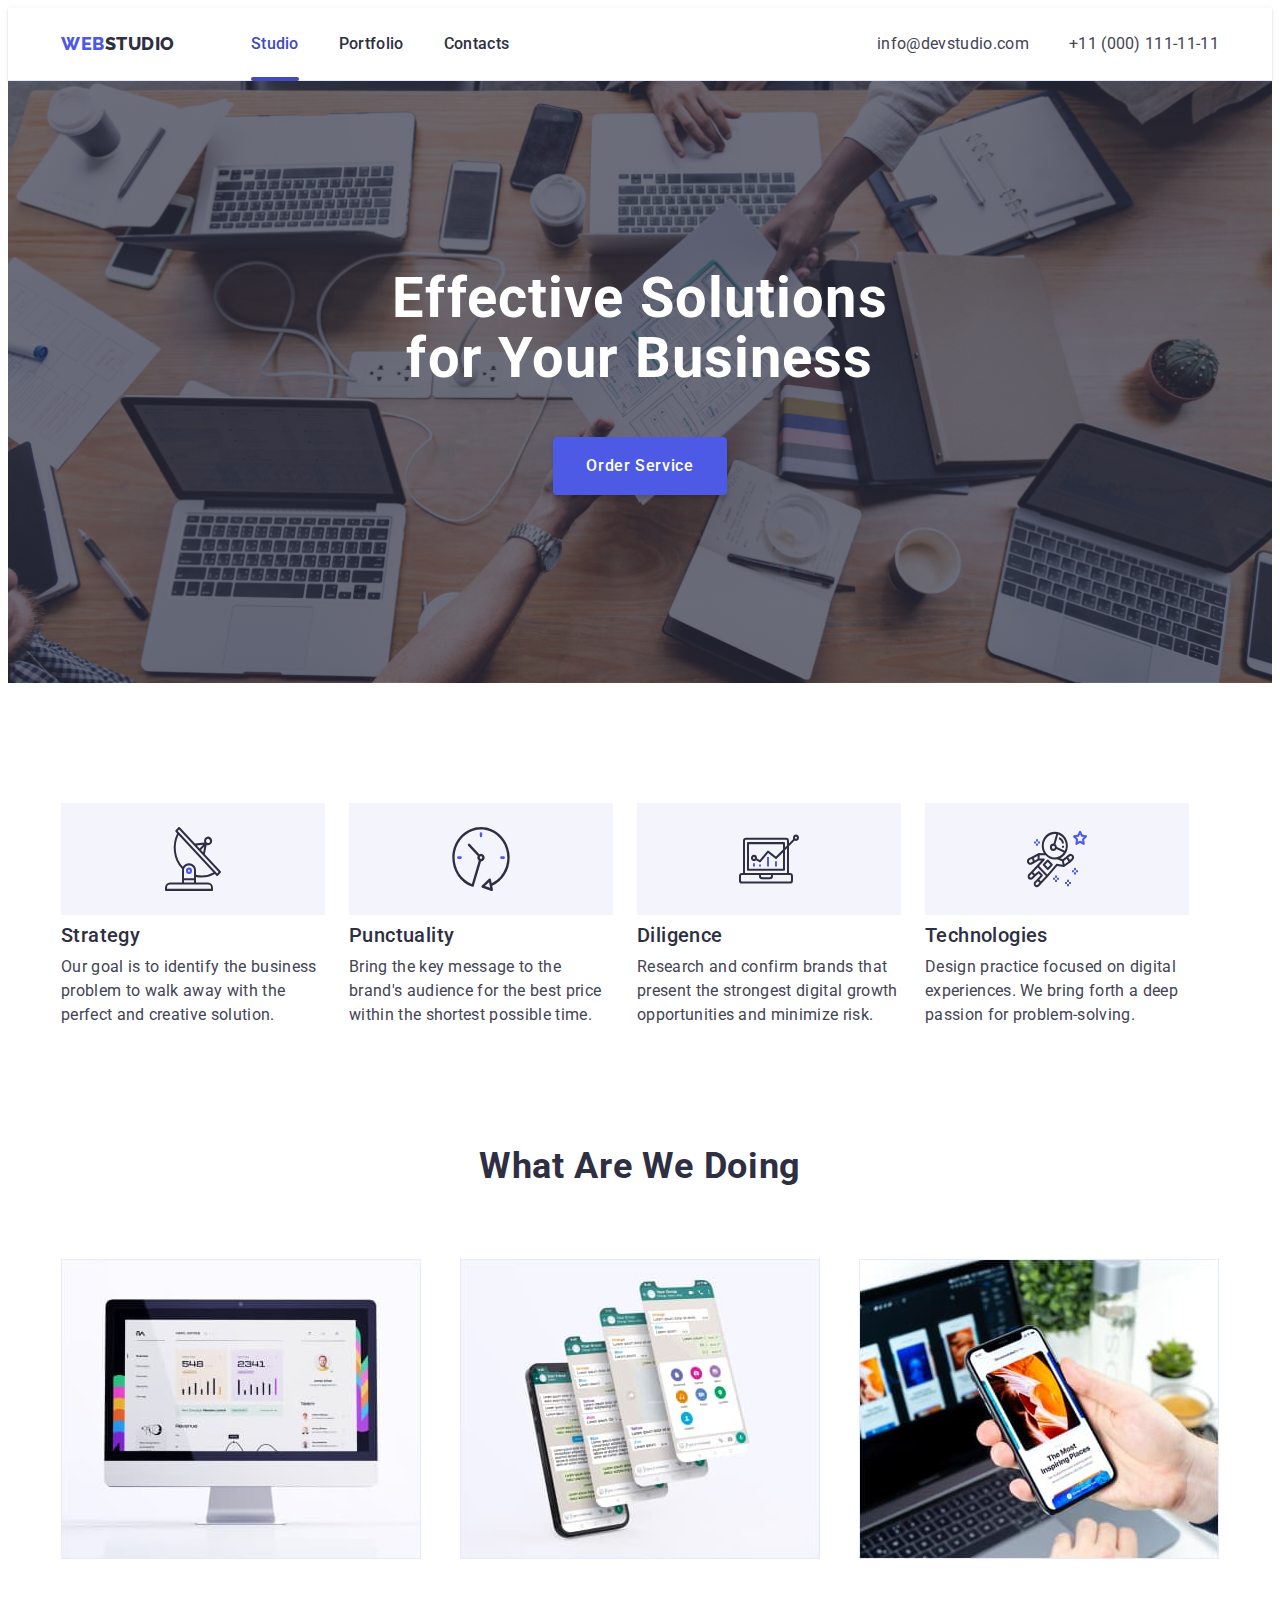
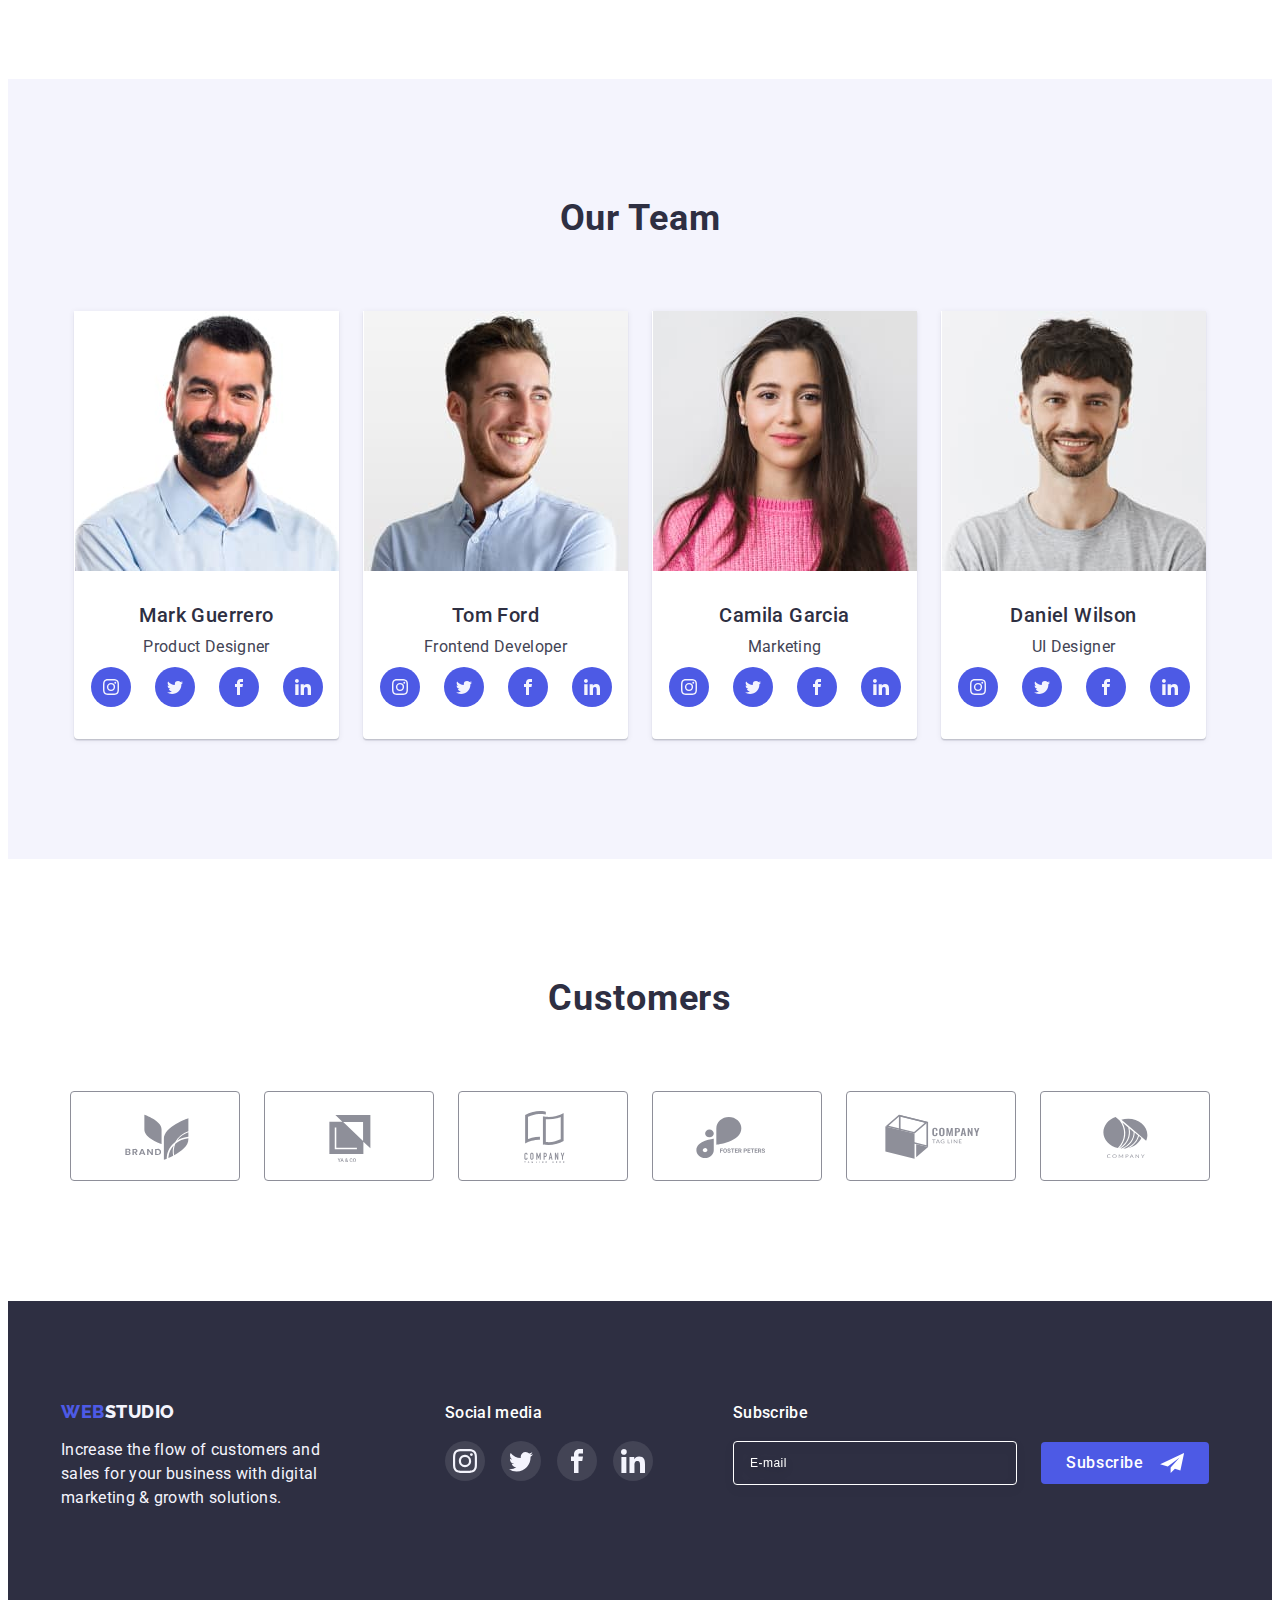
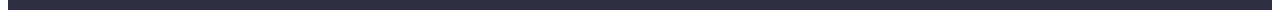
<file: index.html>
<!DOCTYPE html>
<html lang="en">
  <head>
    <meta charset="UTF-8" />
    <meta http-equiv="X-UA-Compatible" content="IE=edge" />
    <meta name="viewport" content="width=device-width, initial-scale=1.0" />
    <title>WebStudio</title>
    <link rel="preconnect" href="https://fonts.googleapis.com" />
    <link rel="preconnect" href="https://fonts.gstatic.com" crossorigin />
    <link
      href="https://fonts.googleapis.com/css2?family=Raleway:wght@800&family=Roboto:wght@400;500;700;900&display=swap"
      rel="stylesheet"
    />
    <link
      rel="stylesheet"
      href="https://cdnjs.cloudflare.com/ajax/libs/modern-normalize/1.1.0/modern-normalize.min.css"
      integrity="sha512-wpPYUAdjBVSE4KJnH1VR1HeZfpl1ub8YT/NKx4PuQ5NmX2tKuGu6U/JRp5y+Y8XG2tV+wKQpNHVUX03MfMFn9Q=="
      crossorigin="anonymous"
      referrerpolicy="no-referrer"
    />
    <link rel="stylesheet" href="./css/styles.css" />
  </head>

  <body class="">
    <!--Header -->
    <header class="header">
      <div class="container div-nav">
        <nav class="header-nav">
          <a class="logo link" href="./index.html"
            >Web<span class="logo-studio">Studio</span></a
          >
          <ul class="nav-list list">
            <li class="nav-item">
              <a class="nav-link link active-page" href="./index.html"
                >Studio</a
              >
            </li>
            <li class="nav-item">
              <a class="nav-link link" href="./portfolio.html">Portfolio</a>
            </li>
            <li class="nav-item">
              <a class="nav-link link" href="">Contacts</a>
            </li>
          </ul>
        </nav>
        <address class="header-contacts">
          <ul class="contacts-list list">
            <li class="contacts-item">
              <a class="contacts-link link" href="mailto:info@devstudio.com"
                >info@devstudio.com</a
              >
            </li>
            <li class="contacts-item">
              <a class="contacts-link link" href="tel:+110001111111"
                >+11 (000) 111-11-11</a
              >
            </li>
          </ul>
        </address>
      </div>
    </header>

    <!-- Main -->
    <main>
      <!-- Hero image -->
      <section class="hero">
        <h1 class="hero-title">Effective Solutions for Your Business</h1>
        <button data-modal-open class="hero-btn" type="button">
          Order Service
        </button>
      </section>

      <!-- Section 1 -->
      <section class="feature">
        <div class="container">
          <h2 class="visually-hidden">Section 1</h2>
          <ul class="feature-list list">
            <li class="feature-item">
              <h3 class="title">Strategy</h3>
              <p class="text">
                Our goal is to identify the business problem to walk away with
                the perfect and creative solution.
              </p>
            </li>
            <li class="feature-item">
              <h3 class="title">Punctuality</h3>
              <p class="text">
                Bring the key message to the brand's audience for the best price
                within the shortest possible time.
              </p>
            </li>
            <li class="feature-item">
              <h3 class="title">Diligence</h3>
              <p class="text">
                Research and confirm brands that present the strongest digital
                growth opportunities and minimize risk.
              </p>
            </li>
            <li class="feature-item">
              <h3 class="title">Technologies</h3>
              <p class="text">
                Design practice focused on digital experiences. We bring forth a
                deep passion for problem-solving.
              </p>
            </li>
          </ul>
        </div>
      </section>
      <!-- 
    Section 2 -->
      <section class="works">
        <div class="container">
          <h2 class="page-title">What are we doing</h2>

          <ul class="works-list list">
            <li class="works-item">
              <img
                class="images"
                src="./images/main_page/img1.jpg"
                alt="monitor"
              />
            </li>
            <li class="works-item">
              <img
                class="images"
                src="./images/main_page/img2.jpg"
                alt="mobile app"
              />
            </li>
            <li class="works-item">
              <img
                class="images"
                src="./images/main_page/img3.jpg"
                alt="smartfon in hand "
              />
            </li>
          </ul>
        </div>
      </section>
      <!-- Section  3   Our Team-->
      <section class="team">
        <div class="container">
          <h2 class="page-title">Our Team</h2>

          <ul class="team-list list">
            <li class="team-item">
              <img
                class="team-images"
                src="./images/main_page/team/mark_guerrero.jpg"
                alt="Mark Guerrero"
              />
              <div class="team-card">
                <h3 class="title">Mark Guerrero</h3>
                <p class="text">Product Designer</p>
                <ul class="team-soc-list list">
                  <li class="team-soc-item">
                    <a href="" class="team-soc-link link">
                      <svg class="team-soc-icon" width="16" height="16">
                        <use href="./images/icons.svg#icon-instagram"></use>
                      </svg>
                    </a>
                  </li>
                  <li class="team-soc-item">
                    <a href="" class="team-soc-link link">
                      <svg class="team-soc-icon" width="16" height="16">
                        <use href="./images/icons.svg#icon-twitter"></use>
                      </svg>
                    </a>
                  </li>
                  <li class="team-soc-item">
                    <a href="" class="team-soc-link link">
                      <svg class="team-soc-icon" width="16" height="16">
                        <use href="./images/icons.svg#icon-facebook"></use>
                      </svg>
                    </a>
                  </li>
                  <li class="team-soc-item">
                    <a href="" class="team-soc-link link">
                      <svg class="team-soc-icon" width="16" height="16">
                        <use href="./images/icons.svg#icon-linkedin1"></use>
                      </svg>
                    </a>
                  </li>
                </ul>
              </div>
            </li>

            <li class="team-item">
              <img
                class="team-images"
                src="./images/main_page/team/tom_ford.jpg"
                alt="photo Tom Ford"
              />
              <div class="team-card">
                <h3 class="title">Tom Ford</h3>
                <p class="text">Frontend Developer</p>
                <ul class="team-soc-list list">
                  <li class="team-soc-item">
                    <a href="" class="team-soc-link link">
                      <svg class="team-soc-icon" width="16" height="16">
                        <use href="./images/icons.svg#icon-instagram"></use>
                      </svg>
                    </a>
                  </li>
                  <li class="team-soc-item">
                    <a href="" class="team-soc-link link">
                      <svg class="team-soc-icon" width="16" height="16">
                        <use href="./images/icons.svg#icon-twitter"></use>
                      </svg>
                    </a>
                  </li>
                  <li class="team-soc-item">
                    <a href="" class="team-soc-link link">
                      <svg class="team-soc-icon" width="16" height="16">
                        <use href="./images/icons.svg#icon-facebook"></use>
                      </svg>
                    </a>
                  </li>
                  <li class="team-soc-item">
                    <a href="" class="team-soc-link link">
                      <svg class="team-soc-icon" width="16" height="16">
                        <use href="./images/icons.svg#icon-linkedin1"></use>
                      </svg>
                    </a>
                  </li>
                </ul>
              </div>
            </li>

            <li class="team-item">
              <img
                class="team-images"
                src="./images/main_page/team/camila_garcia.jpg"
                alt="Camila Garcia"
              />
              <div class="team-card">
                <h3 class="title">Camila Garcia</h3>
                <p class="text">Marketing</p>
                <ul class="team-soc-list list">
                  <li class="team-soc-item">
                    <a href="" class="team-soc-link link">
                      <svg class="team-soc-icon" width="16" height="16">
                        <use href="./images/icons.svg#icon-instagram"></use>
                      </svg>
                    </a>
                  </li>
                  <li class="team-soc-item">
                    <a href="" class="team-soc-link link">
                      <svg class="team-soc-icon" width="16" height="16">
                        <use href="./images/icons.svg#icon-twitter"></use>
                      </svg>
                    </a>
                  </li>
                  <li class="team-soc-item">
                    <a href="" class="team-soc-link link">
                      <svg class="team-soc-icon" width="16" height="16">
                        <use href="./images/icons.svg#icon-facebook"></use>
                      </svg>
                    </a>
                  </li>
                  <li class="team-soc-item">
                    <a href="" class="team-soc-link link">
                      <svg class="team-soc-icon" width="16" height="16">
                        <use href="./images/icons.svg#icon-linkedin1"></use>
                      </svg>
                    </a>
                  </li>
                </ul>
              </div>
            </li>

            <li class="team-item">
              <img
                class="team-images"
                src="./images/main_page/team/daniel_wilson.jpg"
                alt="Daniel Wilson"
              />
              <div class="team-card">
                <h3 class="title">Daniel Wilson</h3>
                <p class="text">UI Designer</p>
                <ul class="team-soc-list list">
                  <li class="team-soc-item">
                    <a href="" class="team-soc-link link">
                      <svg class="team-soc-icon" width="16" height="16">
                        <use href="./images/icons.svg#icon-instagram"></use>
                      </svg>
                    </a>
                  </li>
                  <li class="team-soc-item">
                    <a href="" class="team-soc-link link">
                      <svg class="team-soc-icon" width="16" height="16">
                        <use href="./images/icons.svg#icon-twitter"></use>
                      </svg>
                    </a>
                  </li>
                  <li class="team-soc-item">
                    <a href="" class="team-soc-link link">
                      <svg class="team-soc-icon" width="16" height="16">
                        <use href="./images/icons.svg#icon-facebook"></use>
                      </svg>
                    </a>
                  </li>
                  <li class="team-soc-item">
                    <a href="" class="team-soc-link link">
                      <svg class="team-soc-icon" width="16" height="16">
                        <use href="./images/icons.svg#icon-linkedin1"></use>
                      </svg>
                    </a>
                  </li>
                </ul>
              </div>
            </li>
          </ul>
        </div>
      </section>

      <!-- Section  4    Customers    -->
      <section class="customers">
        <div class="container">
          <h2 class="page-title">Customers</h2>
          <ul class="customers-list list">
            <li class="customers-item">
              <a href="" class="customers-link link">
                <svg class="customers-logo" width="104" height="56">
                  <use href="./images/icons.svg#icon-client1"></use>
                </svg>
              </a>
            </li>
            <li class="customers-item">
              <a href="" class="customers-link link">
                <svg class="customers-logo" width="104" height="56">
                  <use href="./images/icons.svg#icon-client2"></use>
                </svg>
              </a>
            </li>
            <li class="customers-item">
              <a href="" class="customers-link link">
                <svg class="customers-logo" width="104" height="56">
                  <use href="./images/icons.svg#icon-client3"></use>
                </svg>
              </a>
            </li>
            <li class="customers-item">
              <a href="" class="customers-link link">
                <svg class="customers-logo" width="104" height="56">
                  <use href="./images/icons.svg#icon-client4"></use>
                </svg>
              </a>
            </li>
            <li class="customers-item">
              <a href="" class="customers-link link">
                <svg class="customers-logo" width="104" height="56">
                  <use href="./images/icons.svg#icon-client5"></use>
                </svg>
              </a>
            </li>
            <li class="customers-item">
              <a href="" class="customers-link link">
                <svg class="customers-logo" width="104" height="56">
                  <use href="./images/icons.svg#icon-client6"></use>
                </svg>
              </a>
            </li>
          </ul>
        </div>
      </section>
    </main>
    <!-- Footer -->
    <footer class="footer">
      <div class="container footer-container">
        <div class="div-footer-logo">
          <a class="logo link" href="./index.html"
            >Web<span class="logo-studio-footer">Studio</span>
          </a>

          <p class="footer-text">
            Increase the flow of customers and sales for your business with
            digital marketing & growth solutions.
          </p>
        </div>
        <div class="footer-soc">
          <h2 class="visually-hidden">Section 1</h2>
          <h3 class="footer-title">Social media</h3>
          <ul class="footer-soc-list list">
            <li class="footer-soc-item">
              <a href="" class="footer-soc-link link">
                <svg class="footer-soc-icon" width="24" height="24">
                  <use href="./images/icons.svg#icon-instagram"></use>
                </svg>
              </a>
            </li>
            <li class="footer-soc-item">
              <a href="" class="footer-soc-link link">
                <svg class="footer-soc-icon" width="24" height="24">
                  <use href="./images/icons.svg#icon-twitter"></use>
                </svg>
              </a>
            </li>

            <li class="footer-soc-item">
              <a href="" class="footer-soc-link link">
                <svg class="footer-soc-icon" width="24" height="24">
                  <use href="./images/icons.svg#icon-facebook"></use>
                </svg>
              </a>
            </li>

            <li class="footer-soc-item">
              <a href="" class="footer-soc-link link">
                <svg class="footer-soc-icon" width="24" height="24">
                  <use href="./images/icons.svg#icon-linkedin1"></use>
                </svg>
              </a>
            </li>
          </ul>
        </div>

        <div>
          <p class="footer-title">Subscribe</p>
          <form class="js-speaker-form" autocomplete="on" novalidate>
            <div class="footer-subscribe">
              <input
                class="footer-email"
                type="email"
                name="email"
                id="email"
                placeholder="E-mail"
              />
              <button class="footer-btn" type="submit">
                Subscribe
                <svg class="icon-telegram" width="24" height="20">
                  <use href="/images/icons.svg#icon-telegram"></use>
                </svg>
              </button>
            </div>
          </form>
        </div>
      </div>
    </footer>

    <div class="backdrop is-hidden" data-modal>
      <div class="modal">
        <button data-modal-close class="hero-btn-close">
          <svg class="icon-modal-close" width="8" height="8">
            <use href="./images/icons.svg#icon-close"></use>
          </svg>
        </button>
        <p class="modal-title">Leave your contacts and we will call you back</p>
        <form class="form js-speaker-form" autocomplete="off">
          <div class="form-contacts">
            <div class="form-field">
              <label for="username" class="form-label">Name</label>
              <div class="input-wrap">
                <input
                  class="form-input"
                  type="text"
                  name="username"
                  id="username"
                />
                <svg class="icon-form" width="18" height="24">
                  <use href="./images/icons.svg#icon-name"></use>
                </svg>
              </div>
            </div>

            <div class="form-field">
              <label for="e-mail" class="form-label">Email</label>
              <div class="input-wrap">
                <input
                  class="form-input"
                  type="email"
                  name="e-mail"
                  id="e-mail"
                />
                <svg class="icon-form" width="15" height="12">
                  <use href="./images/icons.svg#icon-email"></use>
                </svg>
              </div>
            </div>

            <div class="form-field">
              <label for="phone_number" class="form-label">Phone</label>
              <div class="input-wrap">
                <input
                  class="form-input"
                  type="tel"
                  name="phone_number"
                  id="phone_number"
                />
                <svg class="icon-form" width="13" height="13">
                  <use href="./images/icons.svg#icon-phone"></use>
                </svg>
              </div>
            </div>
            <div class="form-field">
              <label for="comment" class="form-label">Comment</label>
              <textarea
                class="form-textarea"
                name="comment"
                id="comment"
                rows="10"
                placeholder="Text input"
              ></textarea>
            </div>
          </div>

          <!-- checkbox -->
          <input
            class="input-check visually-hidden"
            id="privacy"
            name="privacy"
            type="checkbox"
            value="true"
          />
          <label for="privacy" class="check-text">
            <span>
              <svg class="form-icon-checkbox" width="10" height="8">
                <use href="./images/icons.svg#icon-checkbox"></use>
              </svg>
            </span>
            I accept the terms and conditions of the
            <a
              class="privacy-policy-link"
              href="https://policies.google.com/privacy?hl=en"
              target="_blank"
              rel="noreferrer noopener"
              >Privacy Policy
            </a>
          </label>
          <button type="submit" class="form-btn">Send</button>
        </form>
      </div>
    </div>
    <!-- Скрипт на запрет отправки формы -->
    <script>
      (() => {
        document
          .querySelector(".js-speaker-form")
          .addEventListener("submit", (e) => {
            e.preventDefauit();

            new FormData(e.currentTarget).forEach((value, name) =>
              console.log("${name}")
            );
          });
      })();
    </script>
    <script src="./js/modal.js"></script>
  </body>
</html>
</file>
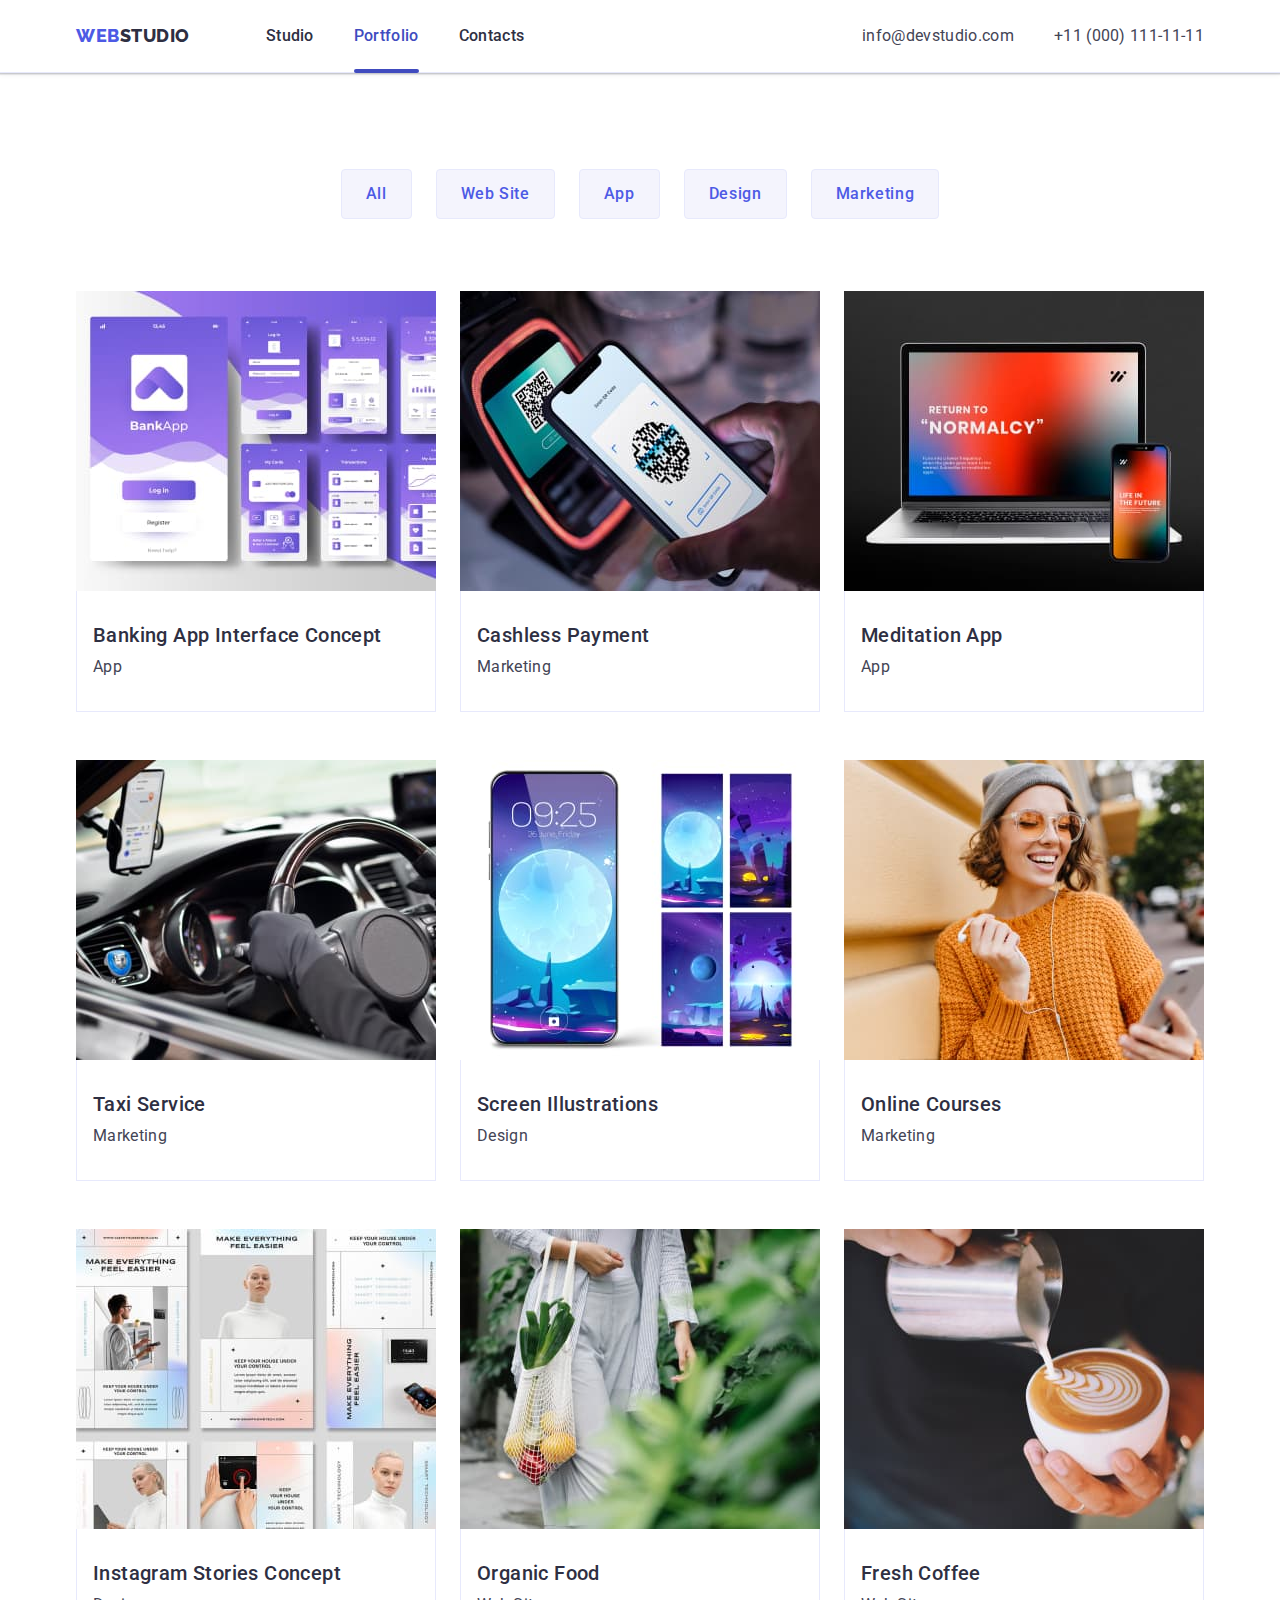
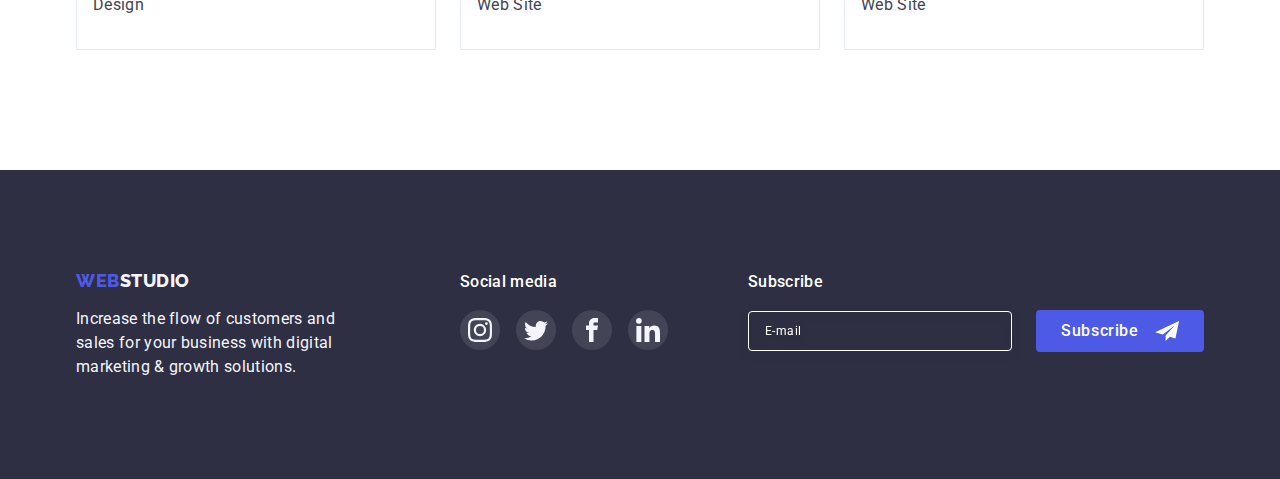
<file: portfolio.html>
<!DOCTYPE html>
<html lang="en">
  <head>
    <meta charset="UTF-8" />
    <meta http-equiv="X-UA-Compatible" content="IE=edge" />
    <meta name="viewport" content="width=device-width, initial-scale=1.0" />
    <title>WebStudio</title>
    <link rel="preconnect" href="https://fonts.googleapis.com" />
    <link rel="preconnect" href="https://fonts.gstatic.com" crossorigin />
    <link
      href="https://fonts.googleapis.com/css2?family=Raleway:wght@800&family=Roboto:wght@400;500;700;900&display=swap"
      rel="stylesheet"
    />
    <link rel="stylesheet" href="./css/modern-normalize.css" />
    <link rel="stylesheet" href="./css/styles.css" />
  </head>

  <body>
    <!--Header -->
    <header class="header">
      <div class="container div-nav">
        <nav class="header-nav">
          <a class="logo link" href="./index.html"
            >Web<span class="logo-studio">Studio</span></a
          >
          <ul class="nav-list list">
            <li class="nav-item">
              <a class="nav-link link" href="./index.html">Studio</a>
            </li>
            <li class="nav-item">
              <a class="nav-link link active-page" href="./portfolio.html"
                >Portfolio</a
              >
            </li>
            <li class="nav-item">
              <a class="nav-link link" href="">Contacts</a>
            </li>
          </ul>
        </nav>
        <address class="header-contacts">
          <ul class="contacts-list list">
            <li class="contacts-item">
              <a class="contacts-link link" href="mailto:info@devstudio.com"
                >info@devstudio.com</a
              >
            </li>
            <li class="contacts-item">
              <a class="contacts-link link" href="tel:+110001111111"
                >+11 (000) 111-11-11</a
              >
            </li>
          </ul>
        </address>
      </div>
    </header>
    <!-- Main -->
    <main>
      <!--   Filter-->
      <section class="filter">
        <div class="container">
          <h1 class="visually-hidden">Page Portfolio</h1>
          <ul class="filter-list list">
            <li><button class="filter-btn" type="button">All</button></li>
            <li><button class="filter-btn" type="button">Web Site</button></li>
            <li><button class="filter-btn" type="button">App</button></li>
            <li><button class="filter-btn" type="button">Design</button></li>
            <li><button class="filter-btn" type="button">Marketing</button></li>
          </ul>
          <!--   Row1-->

          <ul class="project list">
            <li class="project-item">
              <a class="project-link link" href="">
                <div class="project-images">
                  <img
                    class="images"
                    src="./images/portfolio/row11_Banking.jpg"
                    alt="Banking App Interface Concept"
                    width="360"
                  />
                  <div class="overlay">
                    <p class="overlay-text">
                      14 Stylish and User-Friendly App Design Concepts · Task
                      Manager App · Calorie Tracker App · Exotic Fruit Ecommerce
                      App · Cloud Storage App
                    </p>
                  </div>
                </div>

                <div class="project-card">
                  <h2 class="title">Banking App Interface Concept</h2>
                  <p class="text">App</p>
                </div>
              </a>
            </li>
            <li class="project-item">
              <a class="project-link link" href="">
                <div class="project-images">
                  <img
                    class="images"
                    src="./images/portfolio/row12_Cashless.jpg"
                    alt="Cashless Payment"
                    width="360"
                  />
                  <div class="overlay">
                    <p class="overlay-text">
                      14 Stylish and User-Friendly App Design Concepts · Task
                      Manager App · Calorie Tracker App · Exotic Fruit Ecommerce
                      App · Cloud Storage App
                    </p>
                  </div>
                </div>
                <div class="project-card">
                  <h2 class="title">Cashless Payment</h2>
                  <p class="text">Marketing</p>
                </div>
              </a>
            </li>
            <li class="project-item">
              <a class="project-link link" href="">
                <div class="project-images">
                  <img
                    class="images"
                    src="./images/portfolio/row13_Meditation.jpg"
                    alt="Meditation App"
                    width="360"
                  />
                  <div class="overlay">
                    <p class="overlay-text">
                      14 Stylish and User-Friendly App Design Concepts · Task
                      Manager App · Calorie Tracker App · Exotic Fruit Ecommerce
                      App · Cloud Storage App
                    </p>
                  </div>
                </div>
                <div class="project-card">
                  <h2 class="title">Meditation App</h2>
                  <p class="text">App</p>
                </div>
              </a>
            </li>

            <!--  Row2 -->

            <li class="project-item">
              <a class="project-link link" href="">
                <div class="project-images">
                  <img
                    class="images"
                    src="./images/portfolio/row21_Taxi.jpg"
                    alt="Taxi Service"
                    width="360"
                  />
                  <div class="overlay">
                    <p class="overlay-text">
                      14 Stylish and User-Friendly App Design Concepts · Task
                      Manager App · Calorie Tracker App · Exotic Fruit Ecommerce
                      App · Cloud Storage App
                    </p>
                  </div>
                </div>
                <div class="project-card">
                  <h2 class="title">Taxi Service</h2>
                  <p class="text">Marketing</p>
                </div>
              </a>
            </li>
            <li class="project-item">
              <a class="project-link link" href="">
                <div class="project-images">
                  <img
                    class="images"
                    src="./images/portfolio/row22_Screen.jpg"
                    alt="Screen Illustrations"
                    width="360"
                  />
                  <div class="overlay">
                    <p class="overlay-text">
                      14 Stylish and User-Friendly App Design Concepts · Task
                      Manager App · Calorie Tracker App · Exotic Fruit Ecommerce
                      App · Cloud Storage App
                    </p>
                  </div>
                </div>
                <div class="project-card">
                  <h2 class="title">Screen Illustrations</h2>
                  <p class="text">Design</p>
                </div>
              </a>
            </li>
            <li class="project-item">
              <a class="project-link link" href="">
                <div class="project-images">
                  <img
                    class="images"
                    src="./images/portfolio/row23_Online.jpg"
                    alt="Online Courses"
                    width="360"
                  />
                  <div class="overlay">
                    <p class="overlay-text">
                      14 Stylish and User-Friendly App Design Concepts · Task
                      Manager App · Calorie Tracker App · Exotic Fruit Ecommerce
                      App · Cloud Storage App
                    </p>
                  </div>
                </div>
                <div class="project-card">
                  <h2 class="title">Online Courses</h2>
                  <p class="text">Marketing</p>
                </div>
              </a>
            </li>

            <!-- 4 Row3 -->

            <li class="project-item">
              <a class="project-link link" href="">
                <div class="project-images">
                  <img
                    class="images"
                    src="./images/portfolio/row31_Instagram.jpg"
                    alt="Instagram Stories Concept"
                    width="360"
                  />
                  <div class="overlay">
                    <p class="overlay-text">
                      14 Stylish and User-Friendly App Design Concepts · Task
                      Manager App · Calorie Tracker App · Exotic Fruit Ecommerce
                      App · Cloud Storage App
                    </p>
                  </div>
                </div>
                <div class="project-card">
                  <h2 class="title">Instagram Stories Concept</h2>
                  <p class="text">Design</p>
                </div>
              </a>
            </li>

            <li class="project-item">
              <a class="project-link link" href="">
                <div class="project-images">
                  <img
                    class="images"
                    src="./images/portfolio/row32_Organic.jpg"
                    alt="Organic Food"
                    width="360"
                  />
                  <div class="overlay">
                    <p class="overlay-text">
                      14 Stylish and User-Friendly App Design Concepts · Task
                      Manager App · Calorie Tracker App · Exotic Fruit Ecommerce
                      App · Cloud Storage App
                    </p>
                  </div>
                </div>
                <div class="project-card">
                  <h2 class="title">Organic Food</h2>
                  <p class="text">Web Site</p>
                </div>
              </a>
            </li>
            <li class="project-item">
              <a class="project-link link" href="">
                <div class="project-images">
                  <img
                    class="images"
                    src="./images/portfolio/row33_Fresh.jpg"
                    alt="Fresh Coffee"
                    width="360"
                  />
                  <div class="overlay">
                    <p class="overlay-text">
                      14 Stylish and User-Friendly App Design Concepts · Task
                      Manager App · Calorie Tracker App · Exotic Fruit Ecommerce
                      App · Cloud Storage App
                    </p>
                  </div>
                </div>
                <div class="project-card">
                  <h2 class="title">Fresh Coffee</h2>
                  <p class="text">Web Site</p>
                </div>
              </a>
            </li>
          </ul>
        </div>
      </section>
    </main>
    <!-- Footer -->
    <footer class="footer">
      <div class="container footer-container">
        <div class="div-footer-logo">
          <a class="logo link" href="./index.html"
            >Web<span class="logo-studio-footer">Studio</span>
          </a>

          <p class="footer-text">
            Increase the flow of customers and sales for your business with
            digital marketing & growth solutions.
          </p>
        </div>
        <div class="footer-soc">
          <h2 class="visually-hidden">Section 1</h2>
          <h3 class="footer-title">Social media</h3>
          <ul class="footer-soc-list list">
            <li class="footer-soc-item">
              <a href="" class="footer-soc-link link">
                <svg class="footer-soc-icon" width="24" height="24">
                  <use href="./images/icons.svg#icon-instagram"></use>
                </svg>
              </a>
            </li>
            <li class="footer-soc-item">
              <a href="" class="footer-soc-link link">
                <svg class="footer-soc-icon" width="24" height="24">
                  <use href="./images/icons.svg#icon-twitter"></use>
                </svg>
              </a>
            </li>

            <li class="footer-soc-item">
              <a href="" class="footer-soc-link link">
                <svg class="footer-soc-icon" width="24" height="24">
                  <use href="./images/icons.svg#icon-facebook"></use>
                </svg>
              </a>
            </li>

            <li class="footer-soc-item">
              <a href="" class="footer-soc-link link">
                <svg class="footer-soc-icon" width="24" height="24">
                  <use href="./images/icons.svg#icon-linkedin1"></use>
                </svg>
              </a>
            </li>
          </ul>
        </div>

        <div>
          <p class="footer-title">Subscribe</p>
          <form class="js-speaker-form" autocomplete="on" novalidate>
            <div class="footer-subscribe">
              <input
                class="footer-email"
                type="email"
                name="email"
                id="email"
                placeholder="E-mail"
              />
              <button class="footer-btn" type="submit">
                Subscribe
                <svg class="icon-telegram" width="24" height="20">
                  <use href="./images/icons.svg#icon-telegram"></use>
                </svg>
              </button>
            </div>
          </form>
        </div>
      </div>
    </footer>
  </body>
</html>
</file>
<file: css/styles.css>
:root {
  --color-IRIS: #4d5ae5;
  --color-OCEAN: #404bbf;
  --color-NAVYBLU: #2e2f42;
  --color-SLATE:#434455;
  --color-Cloud: #f4f4fd;
  --color-WHITE: #ffffff;
  --color-background-hero: #2e2f42;
  --color-background-button: #4d5ae5;
  --color-card-team:#ffffff;
  --color-background-team: #f4f4fd;  
  --bd-gradient:linear-gradient(rgba(46, 47, 66, 0.7),
      rgba(46, 47, 66, 0.7));
  --transition-duration:250ms;
  --transition-timing-function: cubic-bezier(0.4, 0, 0.2, 1);

}

body {
  font-family: "Roboto", sans-serif;
  --color-NAVYBLU: #2e2f42;
  background-color:#ffffff;
}

a {cursor: pointer;}

p {
  font-style: normal;
  font-weight: 400;
}

p,h1,h2,h3,h4,h5,h6{margin: 0; }

ul{
  margin: 0;
  padding-left: 0;
  }

img {
  display: block;
  max-width: 100%;
  height: auto;
    }
  
.link {text-decoration: none;}
.list {
  list-style: none;
  margin: 0;
}
  
/* ===============COMPONENTS=================== */
.container{
  max-width: 1158px;
  padding-left: 15px;
  padding-right: 15px;
  margin: 0 auto;
  }

.page-title {
margin-bottom: 72px;
font-weight: 700;
font-size: 36px;
line-height: 1.11;
text-align: center;
letter-spacing: 0.02em;
text-transform: capitalize;
color:var(--color-NAVYBLU);
}

.title { 
  font-weight: 500;
  font-size: 20px;
  line-height: 1.2;
  letter-spacing: 0.02em;
  color: var(--color-NAVYBLU);
  margin-bottom: 8px; 
}

.text {
  font-size: 16px;
  line-height: 1.5;
  letter-spacing: 0.02em;
  color: var(--color-SLATE) ;
 } 
.visually-hidden {
  position: absolute;
  width: 1px;
  height: 1px;
  margin: -1px;
  border: 0;
  padding: 0;
  white-space: nowrap;
  clip-path: inset(100%);
  clip: rect(0 0 0 0);
  overflow: hidden;
}

/* ===============/COMPONENTS=================== */

/* =======================MAIN PAGE=========*/
/* =======================Main page Header=======*/

.header {
  background-color:rgba(255, 255, 255,0.5);
  border-bottom: 1px solid #e7e9fc;
  margin: 0 auto;
  padding-top: 24px;
  padding-bottom: 24px;
  box-shadow: 0px 2px 1px
   rgba(46, 47, 66, 0.08), 0px 1px 1px
    rgba(46, 47, 66, 0.16), 0px 1px 6px
     rgba(46, 47, 66, 0.08); 
}

.header-nav {
display: flex;
align-items: center;
gap: 76px;
margin-right: auto;

}
.logo {
  font-family: "Raleway", sans-serif;
  font-style: normal;
  font-weight: 800;
  font-size: 18px;
  line-height: 1.17;
  letter-spacing: 0.03em;
  text-transform: uppercase;
  color: var(--color-IRIS);
}

.logo-studio {
  letter-spacing: 0.03em;
  text-transform: uppercase;
  color: var(--color-NAVYBLU);
}

.nav-list  {
  font-family: "Roboto", sans-serif;
  font-weight: 500;
  font-size: 16px;
  line-height: 1.5;
  letter-spacing: 0.02em;
  color: var(--color-NAVYBLU);
  display: flex;
  gap: 40px;
}
.div-nav{
display:flex;
align-items: center;

} 

.nav-link {
  position: relative;
  color:var(--color-NAVYBLU);
  transition-property: color ;
  transition-duration: var(--transition-duration);
  transition-timing-function: var(--transition-timing-function) ;
  
}

.nav-link:hover, 
.nav-link:focus {color: var(--color-OCEAN);}

 .nav-item{
  display: flex;
  
} 

.nav-link::after{
  position: absolute;
  content: ' ';
  display:block;
  width: 100%;
  height: 4px;
  border-radius: 2px;
  bottom: -25px;
  background-color: transparent;
}
 
.active-page.nav-link::after{
background-color: var(--color-OCEAN);}
.active-page.nav-link {
  color: var(--color-OCEAN);
} 

.header-contacts {
  font-style: normal;
  font-weight: 400;
  font-size: 16px;
  line-height: 1.5;
  letter-spacing: 0.02em;
  color: var(--color-SLATE);
}

.contacts-list {
 display: flex;
 gap: 40px; 
} 

.contacts-link{ 
color: var(--color-SLATE);
transition-property: color;
transition-duration: var(--transition-duration);
transition-timing-function: var(--transition-timing-function);
}
 
.contacts-link:hover,
.contacts-link:focus {
  color: #404bbf;
}


/* =================Main page Header=================*/

/*==================Main page - Hero image=================*/
.hero {
  margin: 0 auto;
  background-color: var(--color-background-hero);
  text-align: center;
  padding-top: 188px;
  padding-bottom: 188px;
  background-image:var(--bd-gradient), 
  url(../images/main_page/background/hero-bd.png);
  background-repeat: no-repeat;
  max-width: 1440px;
  background-position: center;
  background-size: cover;
  
}
.hero-title {
  font-weight: 700;
  font-size: 56px;
  line-height: 1.07;
  letter-spacing: 0.02em;
  color: var(--color-WHITE);
  width: 496px;
  margin: 0 auto;
  margin-bottom : 48px;
}

.hero-btn {
  font-family: "Roboto", sans-serif;
  font-weight: 500;
  font-size: 16px;
  line-height: 1.5;
  letter-spacing: 0.04em;
  color: var(--color-WHITE);
  background-color: var(--color-background-button);
  border-radius: 4px;
  cursor: pointer;
  border: 1px solid transparent ; 
  padding: 16px 32px;
  box-shadow: 0px 4px 4px rgba(0, 0, 0, 0.15);
 
  transition-property: background-color ;
  transition-duration: var(--transition-duration);
  transition-timing-function: var(--transition-timing-function);}

.hero-btn:hover,
.hero-btn:focus {
  background-color:var(--color-OCEAN) ;}


/* ========Modal ========= */
.backdrop { 
position:fixed;
top: 0;
left: 0;
width: 100%;
height: 100%;
background-color:rgba(46, 47, 66, 0.4);
opacity: 1;
transition-property: opacity, visibility;
transition-duration: var(--transition-duration);
transition-timing-function:cubic-bezier(0.23, 1, 0.320, 1);
}
.backdrop.is-hidden{
  opacity: 0;
  visibility: hidden;
  pointer-events: none;
}
 
.backdrop.is-hidden .modal{
 transform: translate(-50%, -50%) scaleY(0) rotate(180deg); 
}

 .modal{
  position: absolute;
  top: 50%;
  left: 50%;
  width: 408px;
  height: 584px;
  background-color:#FCFCFC; 
  box-shadow: 0px 1px 1px rgba(0, 0, 0, 0.14), 0px 1px 3px rgba(0, 0, 0, 0.12), 0px 2px 1px rgba(0, 0, 0, 0.2);
  border-radius: 4px;
  transform: translate(-50%, -50%) scale(1);
  transition-property: transform; 
  transition-duration: var(--transition-duration);
  transition-timing-function: cubic-bezier(0.47, 0, 0.745, 0.715);
 padding: 72px 24px 24px 24px;
}

.modal-title{
font-family: "Roboto", sans-serif;
font-weight: 500;
font-size: 16px;
line-height: 1.5;
letter-spacing: 0.02em;
color: var(--color-NAVYBLU);
text-align: center;
margin-bottom: 22px;

}

.form-field{
  display: flex;
  flex-direction: column;
  font-size: 12px;
  letter-spacing: 0.04em;
  cursor: pointer;
  color: #8E8F99;

}

.form-label{
color: #8E8F99;
cursor: pointer;
margin-bottom: 4px;
}

.input-wrap{
  position: relative;
}

.form-input {
  height: 40px;
  width: 360px;
  border: 1px solid rgba(33, 33, 33, 0.2);
  border-radius: 4px;
  border-radius: 4px;
  padding: 8px 16px 8px 38px;
  outline: transparent;
  transition-property: background-color;
  transition-duration: var(--transition-duration);
  transition-timing-function: var(--transition-timing-function);
  }

.form-textarea {
  display: block;
  height: 120px;
  width: 360px;
  border: 1px solid rgba(33, 33, 33, 0.2);
  border-radius: 4px;
  padding-left: 16px;
  padding-right: 16px;
  padding-top: 8px;
  resize: none;
  outline: transparent;
  transition-property: border-color, color;
  transition-duration: var(--transition-duration);
  transition-timing-function: var(--transition-timing-function);
  }

.icon-form {
  position: absolute;
  top: 50%;
  left: 16px;
  bottom: 8px;
  transform: translateY(-50%);
  fill: var(--color-NAVYBLU);
  transition-property: fill;
  transition-duration: var(--transition-duration);
  transition-timing-function: var(--transition-timing-function);
  }

.form-textarea::placeholder {
  color: rgba(46, 47, 66, 0.4);
}
.input-wrap .form-textarea:focus::placeholder{
  color: #000000;
}

.input-wrap:focus-within .form-input{
  border-color: var(--color-IRIS);
}

.form-input:focus + .icon-form {
  fill: var(--color-IRIS); 
}

.form-field:focus-within .form-textarea{
  border-color: var(--color-IRIS);
}

.form-contacts{
  display: flex;
  flex-direction: column;
  gap: 8px;
}

.form-field:last-child {
margin-bottom: 10px;
}

.form-btn{
display: block;
align-items: center;
background:var(--color-IRIS);
box-shadow: 0px 4px 4px rgba(0, 0, 0, 0.15);
border-radius: 4px;
color: var(--color-WHITE);
border: 1px solid var(--color-IRIS);
padding: 16px 32px;
width: 169px;
font-weight: 500;
font-size: 16px;
line-height: 1.5;
letter-spacing: 0.04em;
cursor: pointer;
margin: 0 auto;
}

/*  checkbox*/
.check-text{
  display: flex;
  align-items: center;
  justify-content: center;
  gap: 8px;
  font-size: 12px;
  letter-spacing: 0.04em;
  color: #8E8F99;
  cursor: pointer;
  margin-bottom: 24px;
}

.check-text span {
width: 16px;
height: 16px;
border-radius: 2px;
border: 1px solid var(--color-NAVYBLU);
display: flex;
justify-content: center;
align-items: center;
fill: transparent;
transition-property: background-color, border-color, fill;
transition-duration: var(--transition-duration);
transition-timing-function: var(--transition-timing-function);
}

.input-check:checked + .check-text span{
  border: none;
  background-color: var(--color-OCEAN);
  fill: var(--color-Cloud);
}
.input-check:focus + .check-text span {
  border-color: var(--color-OCEAN);
}

.privacy-policy-link {
  color: var(--color-IRIS);
}

.hero-btn-close{
  display:flex;
  position: absolute;
  top: 24px;
  right: 24px;
  width: 24px;
  height: 24px;
  border-radius: 50%;
  cursor: pointer;
  background-color: #E7E9FC;
  border: 1px solid rgba(0, 0, 0, 0.1);
  align-items: center;
  justify-content: center;
  transition-property: background-color, border-color;
  transition-duration: var(--transition-duration);
  transition-timing-function: var(--transition-timing-function);   
}

.hero-btn-close:hover,
.hero-btn-close:focus{
  background-color:var(--color-OCEAN) ;
  border-color: var(--color-OCEAN);
}

  .icon-modal-close {  
  fill: var(--color-NAVYBLU);
  transition-property: fill;
  transition-duration: var(--transition-duration);
  transition-timing-function: var(--transition-timing-function);
} 

.hero-btn-close:hover > .icon-modal-close,
.hero-btn-close:focus > .icon-modal-close{
fill: var(--color-WHITE);
} 



/*=========Main page - Hero image*=================*/

/* ===========Main page - Section 1 - Feature==========*/

.feature {
padding-top: 120px;
padding-bottom: 120px;
}

.feature-list {
  display:flex;
}

.feature-item {
  margin-right: 24px;
} 
.feature-item:last-child{
  margin-right: 0;
}

.feature-item .text{
  width: 264px;
}

.feature-item::before{
  display: block;
  content: '';
  width: 264px;
  height: 112px;
  background-repeat: no-repeat;
  background-size: 60px 64px;
  background-color: var(--color-Cloud);
  background-position: 50% 50%;
  margin-bottom: 8px;
}
.feature-item:nth-child(1):before {
background-image: url(../images/icons/icon_antenna.svg);
}
.feature-item:nth-child(2):before {
background-image: url(../images/icons/icon_clock.svg );
}
.feature-item:nth-child(3):before {
background-image: url(../images/icons/icon_diagram.svg );
}
.feature-item:nth-child(4):before {
background-image: url(../images/icons/icon_astronaut.svg );
}

/* ===========Main page - Section 1 - Feature==========*/


/* ===========/Main page - Section 2 - What are we doing==========*/


.works {
  margin: 0 auto;
  padding-bottom: 120px;
 
}
.works-list {
  display: flex;
  justify-content:space-between; 
  padding-bottom: 120%px;
}

  /* ===========/Main page - Section 2 - What are we doing==========*/

/* ===========Main page - Section 3 - Our Team==========*/

.team { 
  background-color: var(--color-background-team);
  margin: 0 auto;
  padding-top: 120px;
  padding-bottom: 120px;
}
.team-list { 
  display: flex;
  justify-content: center;
  gap: 24px;
}
.team-item {
background-color:var(--color-card-team);
box-shadow: 0px 1px 6px rgba(46, 47, 66, 0.08), 0px 1px 1px rgba(46, 47, 66, 0.16), 0px 2px 1px rgba(46, 47, 66, 0.08);
border-radius: 0px 0px 4px 4px;
/*  */
display: flex;
max-width: 265px;
flex-wrap: wrap;
align-content: space-between;
justify-content: center;
/*  */
}


.team-card{
padding-top: 32px;
padding-bottom: 32px;
text-align: center;

}
.team-card>.text{
  margin-bottom: 8px;}

.team-soc-list {
  display: flex;
  justify-content: center;
  gap: 24px;
}
  
.team-soc-item {
  width: 40px;
  height: 40px;
}
 .team-soc-icon{
  fill: var(--color-Cloud);
} 

.team-soc-link {
width: 100%;
height:100%;
border-radius: 50%;
background-color: var(--color-IRIS);
display: flex;
justify-content: center;
align-items: center ;
transition-property: background-color;
transition-duration: var(--transition-duration);
transition-timing-function: var(--transition-timing-function);
}

.team-soc-link:hover,
.team-soc-link:focus
{
  background-color: var(--color-OCEAN);
}

/* ====/Main page - Section 3 - Our Team==========*/

 /* -- Section 4 Customers -- */

.customers{
padding-top: 120px;
padding-bottom: 120px;
 }
.customers-logo{
fill:#8E8F99;
transition-property: fill;
transition-duration: var(--transition-duration);
transition-timing-function: var(--transition-timing-function);
}

.customers-list{
display: flex;
justify-content: center;
gap: 24px;
}

.customers-link{
display: flex;
border: 1px solid #8E8F99;
border-radius: 4px;
width: 168px;
height: 88px;
justify-content: center;
align-items: center;
transition-property: border-color;
transition-duration: var(--transition-duration);
transition-timing-function: var(--transition-timing-function);
}

.customers-link:hover > .customers-logo,
.customers-link:focus > .customers-logo
{ 
  fill:var(--color-OCEAN);
}

.customers-link:hover,
.customers-link:focus{
border-color: var(--color-OCEAN); 
}
 /* -- Section 4 Customers -- */

/* ==========Footer==========*/

.footer {
background-color: var(--color-background-hero);
padding-top: 100px;
padding-bottom: 100px;
}

.logo-studio-footer {
  font-family: "Raleway", sans-serif;
  font-weight: 800;
  font-size: 18px;
  line-height: 1.17;
  align-items: center;
  letter-spacing: 0.03em;
  text-transform: uppercase;
  color: var(--color-Cloud); 
  
}
.footer-text {
  font-size: 16px;
  line-height: 1.5;
  letter-spacing: 0.02em;
  color: var(--color-Cloud);
  width: 264px;
  margin-top: 16px;
}

.footer-title{
  font-weight: 500;
  font-size: 16px;
  line-height: 1.5;
  letter-spacing: 0.02em;
  color:var(--color-WHITE); 
  margin-bottom: 16px;  
}

.footer>.container{
  display: flex; 
}

.div-footer-logo{
  margin-right: 120px;
}
.footer-soc{
  margin-right: 80px;
}

.footer-soc-list{
  display: flex;
  justify-content: center;
  gap: 16px;
}

.footer-soc-item {
  width: 40px;
  height: 40px;
}

.footer-soc-icon {
  fill: var(--color-Cloud); 
}
.footer-soc-link {
width: 100%;
height: 100%;
border-radius: 50%;
background-color: #434455;
display: flex;
justify-content: center;
align-items: center;
transition-property: background-color;
transition-duration: var(--transition-duration);
transition-timing-function: var(--transition-timing-function);
}

.footer-soc-link:hover,
.footer-soc-link:focus {
  background-color: #31D0AA;
}

.footer-subscribe{
  display: flex;
  align-items: center;
  cursor: pointer;
  gap: 24px;
}

.footer-btn {
  font-family: "Roboto", sans-serif;
  font-weight: 500;
  font-size: 16px;
  line-height: 1.5;
  letter-spacing: 0.04em;
  color: var(--color-WHITE);
  background-color: var(--color-background-button);
  border-radius: 4px;
  cursor: pointer;
  border: 1px solid transparent;
  padding-top: 8px;
  padding-bottom: 8px;
  display: flex;
  align-items: center;
  gap: 16px;
  padding-left: 24px;
  padding-right: 24px;
}

.icon-telegram{
  fill:var(--color-WHITE);
}

.footer-email{
  background-color: inherit;
  border: 1px solid #FFFFFF;
  filter: drop-shadow(0px 4px 4px rgba(0, 0, 0, 0.15));
  border-radius: 4px;
  font-size: 12px;
  line-height: 2;
  letter-spacing: 0.04em;
  width: 264px;
  height: 40px;
  padding-left: 16px;
  color: var(--color-WHITE);
  outline: transparent;
}

.footer-email::placeholder{
  color: var(--color-WHITE);
}

/* ====================Footer=============*/
/* =======================MAIN PAGE=========*/



/* =========================PORTFOLIO=========== */
/* ===============Section 1  Filter========== */

.filter{
  margin: 0 auto;
  padding-bottom: 120px;
  padding-top: 96px;
}
.filter-list{
  margin-bottom: 72px;
  display: flex;
  justify-content: center;
  gap: 24px ;
}

.filter-btn{ 
  display: block;
  font-family: "Roboto", sans-serif;
  font-size: 16px;
  line-height: 1.5;
  font-weight: 500;
  letter-spacing: 0.04em;
  background: var(--color-Cloud);
  border: 1px solid #e7e9fc;
  border-radius: 4px;
  cursor: pointer;
  color: var(--color-IRIS);
  text-align: center;
  padding:12px 24px;
  transition-property: color, background-color, box-shadow , border-color;
  transition-duration: var(--transition-duration);
  transition-timing-function: var(--transition-timing-function);
}

.filter-btn:hover,
.filter-btn:focus {
  color: var(--color-WHITE); 
  background-color: #404BBF; 
  border-color: transparent;
  box-shadow: 0px 4px 4px rgba(0, 0, 0, 0.15);
}

/* ========Section 1  Filter======= */

/* ========ROW 1-3================= */
.project{
  display: flex;
  flex-wrap: wrap;
  row-gap: 48px;
  justify-content: space-between;
}

.project-card{ 
  border: 1px solid #E7E9FC;
  border-top: none;
  padding: 32px 16px;
  flex-grow: 1;
  max-width: 360px;
}
.project-link{
  display: flex;
  height: 100%;
  flex-direction: column; 
  transition: transform;
  transition-duration: var(--transition-duration);
  transition-timing-function: var(--transition-timing-function);
}

.project-link:hover,
.project-link:focus
{
  box-shadow: 0px 1px 6px rgba(46, 47, 66, 0.08), 0px 1px 1px rgba(46, 47, 66, 0.16), 0px 2px 1px rgba(46, 47, 66, 0.08);
}
/*  !!!!!!!!!!! OVERLAY Portfolio cards */

.project-images {
  position: relative;
  overflow: hidden;
}

.overlay {
  position: absolute;
  top: 0;
  left:0;
  width: 100%;
  height: 100%;
  transform: translateY(100%);
  transition:transform;
  transition-duration: var(--transition-duration);
  transition-timing-function:var(--transition-timing-function);
  background-color: var(--color-IRIS);
}
.project-link:hover .overlay,
.project-link:focus .overlay {
  transform: translateY(0);
} 

.overlay-text {
  position: absolute;
  top: 40px;
  left: 32px;
  width: 298px;
  font-size: 16px;
  line-height: 1.5;
  letter-spacing: 0.02em;
  color: var(--color-Cloud);
  overflow: auto;
}


/* ========ROW 1-3================= */
</file>
